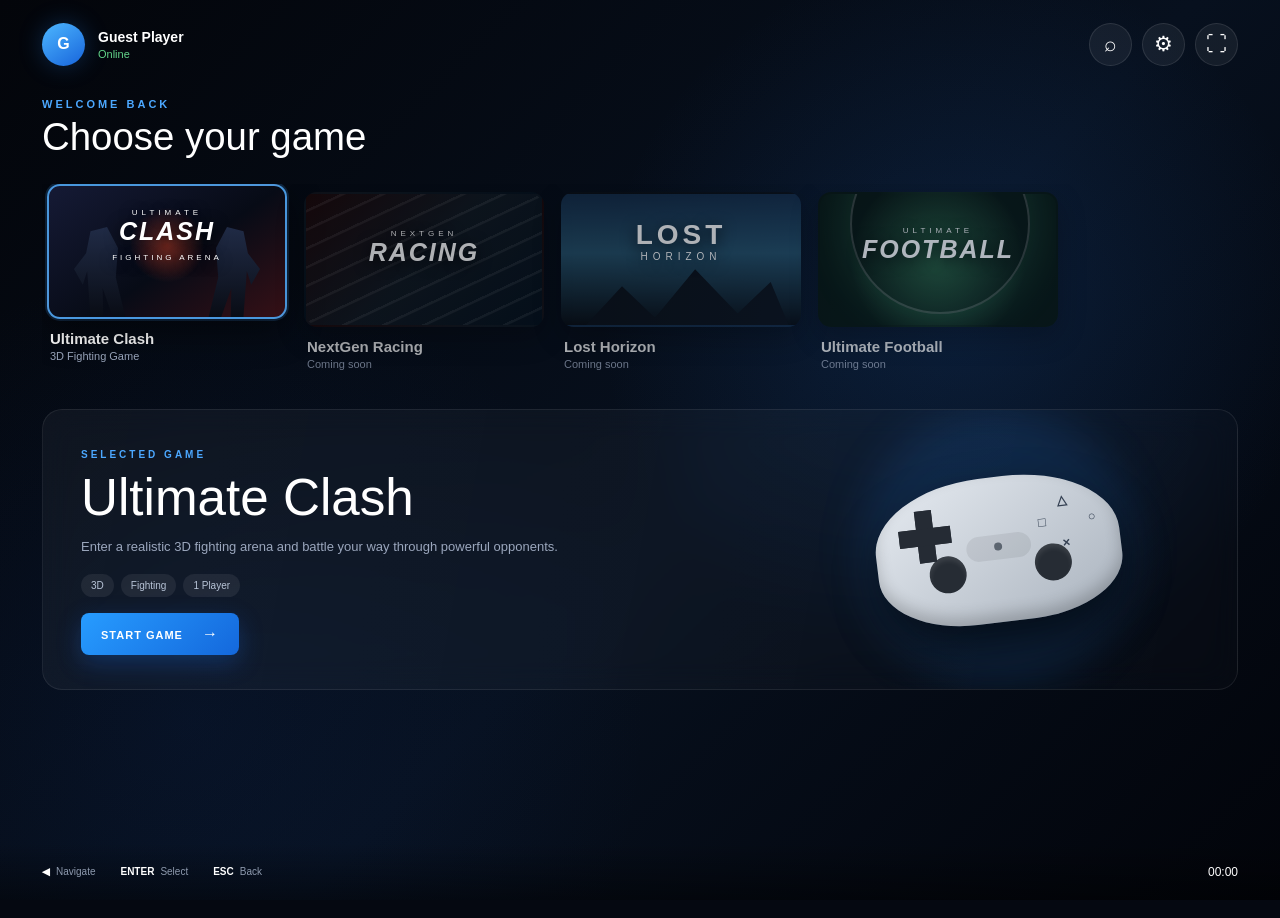
<file: index.html>
<!DOCTYPE html>
<html lang="en">
<head>
    <meta charset="UTF-8">
    <meta name="viewport" content="width=device-width, initial-scale=1.0">
    <title>NextGen Console</title>
    <link rel="stylesheet" href="style.css">
</head>

<body>

    <div class="console">

        <!-- TOP BAR -->
        <header class="topbar">

            <div class="profile">
                <div class="avatar">G</div>

                <div class="profileText">
                    <strong>Guest Player</strong>
                    <span>Online</span>
                </div>
            </div>

            <div class="topActions">
                <button id="searchBtn" title="Search">⌕</button>
                <button id="settingsBtn" title="Settings">⚙</button>
                <button id="fullscreenBtn" title="Fullscreen">⛶</button>
            </div>

        </header>


        <!-- MAIN HOME -->
        <main id="homeScreen">

            <section class="welcome">
                <p>WELCOME BACK</p>
                <h1>Choose your game</h1>
            </section>


            <!-- GAME CARDS -->
            <section class="gameArea">

                <button class="gameCard active"
                        data-game="fighter">

                    <div class="gameImage fighterImage">

                        <div class="fighterSilhouette left"></div>
                        <div class="fighterSilhouette right"></div>

                        <div class="gameLogo">
                            <small>ULTIMATE</small>
                            <strong>CLASH</strong>
                            <span>FIGHTING ARENA</span>
                        </div>

                    </div>

                    <div class="gameInfo">
                        <strong>Ultimate Clash</strong>
                        <span>3D Fighting Game</span>
                    </div>

                </button>


                <button class="gameCard"
                        data-game="racing">

                    <div class="gameImage racingImage">

                        <div class="speedLines"></div>

                        <div class="raceLogo">
                            <small>NEXTGEN</small>
                            <strong>RACING</strong>
                        </div>

                    </div>

                    <div class="gameInfo">
                        <strong>NextGen Racing</strong>
                        <span>Coming soon</span>
                    </div>

                </button>


                <button class="gameCard"
                        data-game="adventure">

                    <div class="gameImage adventureImage">

                        <div class="mountain"></div>

                        <div class="adventureLogo">
                            <strong>LOST</strong>
                            <span>HORIZON</span>
                        </div>

                    </div>

                    <div class="gameInfo">
                        <strong>Lost Horizon</strong>
                        <span>Coming soon</span>
                    </div>

                </button>


                <button class="gameCard"
                        data-game="football">

                    <div class="gameImage footballImage">

                        <div class="stadiumGlow"></div>

                        <div class="footballLogo">
                            <small>ULTIMATE</small>
                            <strong>FOOTBALL</strong>
                        </div>

                    </div>

                    <div class="gameInfo">
                        <strong>Ultimate Football</strong>
                        <span>Coming soon</span>
                    </div>

                </button>

            </section>


            <!-- SELECTED GAME -->
            <section class="selectedGame">

                <div class="selectedText">

                    <span class="eyebrow">
                        SELECTED GAME
                    </span>

                    <h2 id="selectedTitle">
                        Ultimate Clash
                    </h2>

                    <p id="selectedDescription">
                        Enter a realistic 3D fighting arena and battle
                        your way through powerful opponents.
                    </p>

                    <div class="gameTags">
                        <span>3D</span>
                        <span>Fighting</span>
                        <span>1 Player</span>
                    </div>

                    <button id="startGame" class="startButton">
                        START GAME
                        <span>→</span>
                    </button>

                </div>

                <div class="selectedVisual">

                    <div class="circleGlow"></div>

                    <div class="controller">
                        <div class="controllerBody">
                            <div class="stick stickLeft"></div>
                            <div class="stick stickRight"></div>

                            <div class="dpad">
                                <i></i>
                                <i></i>
                                <i></i>
                                <i></i>
                            </div>

                            <div class="buttons">
                                <b>△</b>
                                <b>○</b>
                                <b>×</b>
                                <b>□</b>
                            </div>

                            <div class="controllerCenter">
                                <span></span>
                            </div>
                        </div>
                    </div>

                </div>

            </section>

        </main>


        <!-- SEARCH PANEL -->
        <section id="searchPanel" class="overlay hidden">

            <div class="panel">

                <button class="closePanel" data-close="searchPanel">×</button>

                <h2>Search</h2>

                <input
                    id="searchInput"
                    type="text"
                    placeholder="Search games..."
                    autocomplete="off"
                >

                <div id="searchResults" class="searchResults"></div>

            </div>

        </section>


        <!-- SETTINGS PANEL -->
        <section id="settingsPanel" class="overlay hidden">

            <div class="panel settingsPanel">

                <button class="closePanel" data-close="settingsPanel">×</button>

                <h2>Settings</h2>

                <div class="settingRow">
                    <div>
                        <strong>Interface Theme</strong>
                        <span>Switch between console themes</span>
                    </div>

                    <button id="themeToggle" class="settingButton">
                        DARK
                    </button>
                </div>

                <div class="settingRow">
                    <div>
                        <strong>Animations</strong>
                        <span>Enable interface animations</span>
                    </div>

                    <button id="animationToggle" class="settingButton active">
                        ON
                    </button>
                </div>

                <div class="settingRow">
                    <div>
                        <strong>Sound Effects</strong>
                        <span>Interface sound effects</span>
                    </div>

                    <button id="soundToggle" class="settingButton active">
                        ON
                    </button>
                </div>

                <div class="settingRow">
                    <div>
                        <strong>Controls</strong>
                        <span>Arrow keys / WASD / Enter</span>
                    </div>

                    <span class="controlHint">
                        🎮
                    </span>
                </div>

            </div>

        </section>


        <!-- PROFILE PANEL -->
        <section id="profilePanel" class="overlay hidden">

            <div class="panel profilePanel">

                <button class="closePanel" data-close="profilePanel">×</button>

                <div class="largeAvatar">G</div>

                <h2>Guest Player</h2>

                <p class="onlineStatus">
                    ● Online
                </p>

                <div class="profileStats">

                    <div>
                        <strong>0</strong>
                        <span>Games Played</span>
                    </div>

                    <div>
                        <strong>0</strong>
                        <span>Achievements</span>
                    </div>

                    <div>
                        <strong>0h</strong>
                        <span>Play Time</span>
                    </div>

                </div>

            </div>

        </section>


        <!-- GAME START SCREEN -->
        <section id="gameLaunch" class="overlay hidden">

            <div class="launchScreen">

                <div class="launchLogo">
                    <small>ULTIMATE</small>
                    <strong>CLASH</strong>
                    <span>FIGHTING ARENA</span>
                </div>

                <p>
                    Preparing 3D Fighting Arena...
                </p>

                <div class="loadingBar">
                    <div id="loadingProgress"></div>
                </div>

                <span id="loadingText">
                    Loading 0%
                </span>

                <button id="cancelLaunch">
                    CANCEL
                </button>

            </div>

        </section>


        <!-- BOTTOM BAR -->
        <footer class="bottomBar">

            <div>
                <span>◀</span>
                <span>Navigate</span>
            </div>

            <div>
                <span>ENTER</span>
                <span>Select</span>
            </div>

            <div>
                <span>ESC</span>
                <span>Back</span>
            </div>

            <div class="clock" id="clock">
                00:00
            </div>

        </footer>

    </div>

    <script src="script.js"></script>

</body>
</html>
```
</file>
<file: style.css>
* {
    box-sizing: border-box;
    margin: 0;
    padding: 0;
}

:root {
    --bg: #050811;
    --panel: rgba(12, 19, 34, 0.92);
    --panel-light: rgba(255,255,255,0.08);
    --text: #ffffff;
    --muted: #9ba7bd;
    --blue: #4ca8ff;
    --blue2: #087fff;
    --border: rgba(255,255,255,0.1);
}

html,
body {
    width: 100%;
    height: 100%;
    overflow: hidden;
    font-family:
        -apple-system,
        BlinkMacSystemFont,
        "Segoe UI",
        Arial,
        sans-serif;
    background: var(--bg);
    color: var(--text);
}

button,
input {
    font: inherit;
}

button {
    border: 0;
    cursor: pointer;
    color: inherit;
}


/* =====================================================
   CONSOLE
===================================================== */

.console {
    width: 100%;
    height: 100vh;
    position: relative;
    overflow: hidden;
    background:
        radial-gradient(
            circle at 75% 35%,
            rgba(32, 100, 190, 0.18),
            transparent 32%
        ),
        radial-gradient(
            circle at 15% 80%,
            rgba(20, 60, 140, 0.12),
            transparent 35%
        ),
        linear-gradient(
            135deg,
            #03050a,
            #07101e 55%,
            #02040a
        );
}


/* =====================================================
   TOP BAR
===================================================== */

.topbar {
    height: 88px;
    display: flex;
    align-items: center;
    justify-content: space-between;
    padding: 0 42px;
    position: relative;
    z-index: 10;
}

.profile {
    display: flex;
    align-items: center;
    gap: 13px;
    cursor: pointer;
}

.avatar,
.largeAvatar {
    display: flex;
    justify-content: center;
    align-items: center;
    border-radius: 50%;
    background:
        linear-gradient(
            145deg,
            #4db7ff,
            #1764db
        );
    box-shadow:
        0 0 25px rgba(44, 142, 255, 0.25);
    font-weight: 800;
}

.avatar {
    width: 43px;
    height: 43px;
}

.profileText {
    display: flex;
    flex-direction: column;
}

.profileText strong {
    font-size: 14px;
}

.profileText span {
    color: #63d68b;
    font-size: 11px;
    margin-top: 3px;
}

.topActions {
    display: flex;
    gap: 10px;
}

.topActions button {
    width: 43px;
    height: 43px;
    border-radius: 50%;
    background: rgba(255,255,255,0.06);
    border: 1px solid var(--border);
    font-size: 21px;
    transition: 0.2s;
}

.topActions button:hover {
    background: rgba(255,255,255,0.14);
    transform: translateY(-2px);
}


/* =====================================================
   MAIN
===================================================== */

main {
    height: calc(100vh - 145px);
    padding: 10px 42px 30px;
    overflow: auto;
    scrollbar-width: none;
}

main::-webkit-scrollbar {
    display: none;
}

.welcome {
    margin-bottom: 25px;
}

.welcome p {
    color: var(--blue);
    letter-spacing: 3px;
    font-size: 11px;
    font-weight: 700;
    margin-bottom: 5px;
}

.welcome h1 {
    font-size: clamp(27px, 3vw, 43px);
    font-weight: 300;
}


/* =====================================================
   GAME CARDS
===================================================== */

.gameArea {
    display: flex;
    gap: 17px;
    overflow-x: auto;
    padding: 8px 5px 25px;
    scrollbar-width: none;
}

.gameArea::-webkit-scrollbar {
    display: none;
}

.gameCard {
    flex: 0 0 240px;
    background: transparent;
    text-align: left;
    border-radius: 14px;
    transition: 0.3s;
    opacity: 0.68;
}

.gameCard:hover,
.gameCard.active {
    opacity: 1;
    transform: translateY(-8px);
}

.gameCard.active .gameImage {
    border-color: rgba(84, 176, 255, 0.85);
    box-shadow:
        0 12px 35px rgba(0,0,0,0.45),
        0 0 0 2px rgba(68, 160, 255, 0.2);
}

.gameImage {
    height: 135px;
    border-radius: 13px;
    overflow: hidden;
    position: relative;
    border: 2px solid transparent;
    box-shadow: 0 10px 30px rgba(0,0,0,0.35);
}


/* FIGHTING */

.fighterImage {
    background:
        radial-gradient(
            circle at 50% 45%,
            rgba(255,80,45,0.45),
            transparent 27%
        ),
        linear-gradient(
            145deg,
            #151a35,
            #070b16 55%,
            #361016
        );
}

.fighterSilhouette {
    position: absolute;
    bottom: -15px;
    width: 55px;
    height: 105px;
    background: linear-gradient(#202b46, #05070c);
    clip-path: polygon(
        40% 0,
        70% 4%,
        78% 25%,
        100% 40%,
        84% 55%,
        76% 42%,
        68% 100%,
        46% 100%,
        48% 58%,
        20% 100%,
        0 100%,
        24% 48%,
        20% 20%
    );
}

.fighterSilhouette.left {
    left: 25px;
    transform: scaleX(-1);
}

.fighterSilhouette.right {
    right: 25px;
}

.gameLogo,
.raceLogo,
.adventureLogo,
.footballLogo {
    position: absolute;
    z-index: 3;
    text-align: center;
    width: 100%;
    top: 22px;
    text-shadow: 0 3px 15px #000;
}

.gameLogo small,
.raceLogo small,
.footballLogo small {
    display: block;
    letter-spacing: 4px;
    font-size: 8px;
}

.gameLogo strong,
.raceLogo strong,
.footballLogo strong {
    display: block;
    font-size: 25px;
    font-style: italic;
    letter-spacing: 2px;
}

.gameLogo span {
    font-size: 8px;
    letter-spacing: 3px;
}


/* RACING */

.racingImage {
    background:
        linear-gradient(
            135deg,
            #1d0808,
            #101820,
            #04101b
        );
}

.speedLines {
    position: absolute;
    inset: 0;
    background: repeating-linear-gradient(
        -25deg,
        transparent 0 14px,
        rgba(255,255,255,0.08) 15px 17px
    );
}

.raceLogo {
    top: 35px;
}


/* ADVENTURE */

.adventureImage {
    background:
        linear-gradient(
            180deg,
            #142c48,
            #244f68 45%,
            #080d13
        );
}

.mountain {
    position: absolute;
    bottom: -25px;
    left: 0;
    width: 100%;
    height: 85px;
    background: #0b1119;
    clip-path: polygon(
        0 100%,
        25% 25%,
        39% 62%,
        56% 5%,
        74% 57%,
        88% 20%,
        100% 100%
    );
}

.adventureLogo {
    top: 25px;
}

.adventureLogo strong {
    font-size: 28px;
    letter-spacing: 4px;
}

.adventureLogo span {
    display: block;
    font-size: 10px;
    letter-spacing: 5px;
}


/* FOOTBALL */

.footballImage {
    background:
        radial-gradient(
            circle at center,
            #285f3e,
            #07150e 65%
        );
}

.stadiumGlow {
    position: absolute;
    width: 180px;
    height: 180px;
    left: 30px;
    top: -60px;
    border-radius: 50%;
    border: 2px solid rgba(255,255,255,0.2);
    box-shadow: 0 0 50px rgba(100,255,170,0.2);
}

.footballLogo {
    top: 32px;
}


/* =====================================================
   CARD INFO
===================================================== */

.gameInfo {
    padding: 11px 3px;
    display: flex;
    flex-direction: column;
    gap: 3px;
}

.gameInfo strong {
    font-size: 15px;
}

.gameInfo span {
    color: var(--muted);
    font-size: 11px;
}


/* =====================================================
   SELECTED GAME
===================================================== */

.selectedGame {
    min-height: 250px;
    margin-top: 3px;
    border-radius: 20px;
    border: 1px solid rgba(255,255,255,0.08);
    background:
        linear-gradient(
            100deg,
            rgba(255,255,255,0.045),
            rgba(255,255,255,0.015)
        );
    backdrop-filter: blur(15px);
    display: flex;
    overflow: hidden;
    position: relative;
}

.selectedText {
    width: 60%;
    padding: 34px 38px;
    z-index: 2;
}

.eyebrow {
    font-size: 10px;
    letter-spacing: 3px;
    color: var(--blue);
    font-weight: 700;
}

.selectedText h2 {
    font-size: clamp(30px, 4vw, 54px);
    font-weight: 300;
    margin: 6px 0 10px;
}

.selectedText p {
    max-width: 620px;
    color: var(--muted);
    line-height: 1.6;
    font-size: 13px;
}

.gameTags {
    display: flex;
    gap: 7px;
    margin: 16px 0;
}

.gameTags span {
    padding: 6px 10px;
    border-radius: 20px;
    background: rgba(255,255,255,0.07);
    color: #b8c4d7;
    font-size: 10px;
}

.startButton {
    padding: 12px 20px;
    border-radius: 8px;
    background: linear-gradient(
        135deg,
        #279cff,
        #1468dc
    );
    font-weight: 800;
    font-size: 11px;
    letter-spacing: 1px;
    box-shadow: 0 8px 25px rgba(24,120,255,0.25);
    transition: 0.2s;
}

.startButton span {
    margin-left: 15px;
    font-size: 16px;
}

.startButton:hover {
    transform: translateY(-2px);
    box-shadow: 0 12px 30px rgba(24,120,255,0.4);
}


/* =====================================================
   CONTROLLER VISUAL
===================================================== */

.selectedVisual {
    flex: 1;
    position: relative;
    display: flex;
    align-items: center;
    justify-content: center;
}

.circleGlow {
    position: absolute;
    width: 280px;
    height: 280px;
    border-radius: 50%;
    background: rgba(38,139,255,0.12);
    filter: blur(20px);
}

.controller {
    position: relative;
    z-index: 2;
    transform: rotate(-7deg);
}

.controllerBody {
    width: 245px;
    height: 145px;
    background:
        linear-gradient(
            145deg,
            #e6ebf1,
            #aab3be
        );
    border-radius: 45% 45% 38% 38%;
    box-shadow:
        0 20px 40px rgba(0,0,0,0.55),
        inset 0 -8px 15px rgba(0,0,0,0.2);
    position: relative;
}

.stick {
    position: absolute;
    width: 37px;
    height: 37px;
    border-radius: 50%;
    background: #262c34;
    top: 73px;
    box-shadow: inset 0 4px 5px rgba(255,255,255,0.1);
}

.stickLeft {
    left: 51px;
}

.stickRight {
    right: 51px;
}

.dpad {
    position: absolute;
    left: 25px;
    top: 25px;
    width: 52px;
    height: 52px;
}

.dpad i {
    position: absolute;
    background: #252b34;
}

.dpad i:nth-child(1),
.dpad i:nth-child(3) {
    width: 17px;
    height: 52px;
    left: 18px;
}

.dpad i:nth-child(2),
.dpad i:nth-child(4) {
    height: 17px;
    width: 52px;
    top: 18px;
}

.buttons {
    position: absolute;
    right: 22px;
    top: 23px;
    width: 58px;
    height: 58px;
}

.buttons b {
    position: absolute;
    font-size: 13px;
    color: #344052;
}

.buttons b:nth-child(1) {
    left: 21px;
    top: 0;
}

.buttons b:nth-child(2) {
    right: 0;
    top: 20px;
}

.buttons b:nth-child(3) {
    left: 22px;
    bottom: 0;
}

.buttons b:nth-child(4) {
    left: 0;
    top: 20px;
}

.controllerCenter {
    position: absolute;
    left: 50%;
    top: 48%;
    transform: translate(-50%, -50%);
    width: 65px;
    height: 25px;
    border-radius: 20px;
    background: rgba(0,0,0,0.07);
}

.controllerCenter span {
    display: block;
    width: 8px;
    height: 8px;
    background: #5c6570;
    border-radius: 50%;
    margin: auto;
    margin-top: 8px;
}


/* =====================================================
   OVERLAYS
===================================================== */

.overlay {
    position: fixed;
    inset: 0;
    z-index: 100;
    background: rgba(0,0,0,0.68);
    backdrop-filter: blur(18px);
    display: flex;
    justify-content: center;
    align-items: center;
}

.hidden {
    display: none !important;
}

.panel {
    width: min(650px, calc(100% - 30px));
    max-height: 80vh;
    overflow: auto;
    background: var(--panel);
    border: 1px solid var(--border);
    border-radius: 20px;
    padding: 32px;
    box-shadow: 0 30px 80px rgba(0,0,0,0.6);
    position: relative;
}

.panel h2 {
    font-size: 30px;
    font-weight: 300;
    margin-bottom: 25px;
}

.closePanel {
    position: absolute;
    right: 18px;
    top: 15px;
    width: 35px;
    height: 35px;
    border-radius: 50%;
    background: rgba(255,255,255,0.07);
    font-size: 23px;
}

.closePanel:hover {
    background: rgba(255,255,255,0.15);
}


/* SEARCH */

#searchInput {
    width: 100%;
    padding: 15px 18px;
    border-radius: 10px;
    border: 1px solid var(--border);
    background: rgba(255,255,255,0.06);
    color: white;
    outline: none;
    margin-bottom: 18px;
}

.searchResults {
    display: grid;
    gap: 8px;
}

.searchResult {
    width: 100%;
    text-align: left;
    padding: 13px;
    border-radius: 10px;
    background: rgba(255,255,255,0.05);
    display: flex;
    align-items: center;
    gap: 12px;
}

.searchResult:hover {
    background: rgba(70,155,255,0.15);
}

.searchFlag {
    font-size: 25px;
}


/* SETTINGS */

.settingRow {
    min-height: 70px;
    border-top: 1px solid var(--border);
    display: flex;
    justify-content: space-between;
    align-items: center;
    gap: 20px;
}

.settingRow div {
    display: flex;
    flex-direction: column;
    gap: 5px;
}

.settingRow span {
    color: var(--muted);
    font-size: 11px;
}

.settingButton {
    min-width: 60px;
    padding: 8px 12px;
    border-radius: 20px;
    background: rgba(255,255,255,0.08);
    font-size: 10px;
    font-weight: 700;
}

.settingButton.active {
    background: var(--blue2);
}

.controlHint {
    font-size: 25px !important;
}


/* PROFILE */

.profilePanel {
    text-align: center;
}

.largeAvatar {
    width: 90px;
    height: 90px;
    font-size: 35px;
    margin: 10px auto 15px;
}

.profilePanel h2 {
    margin-bottom: 4px;
}

.onlineStatus {
    color: #62d98d;
    font-size: 12px;
}

.profileStats {
    display: flex;
    justify-content: center;
    gap: 50px;
    margin-top: 35px;
}

.profileStats div {
    display: flex;
    flex-direction: column;
    gap: 5px;
}

.profileStats strong {
    font-size: 23px;
}

.profileStats span {
    color: var(--muted);
    font-size: 10px;
}


/* =====================================================
   LAUNCH SCREEN
===================================================== */

.launchScreen {
    text-align: center;
    width: min(550px, 90%);
}

.launchLogo small {
    display: block;
    letter-spacing: 7px;
    font-size: 12px;
}

.launchLogo strong {
    display: block;
    font-size: clamp(55px, 10vw, 100px);
    font-style: italic;
    letter-spacing: -5px;
    background: linear-gradient(
        135deg,
        #fff,
        #56adff
    );
    -webkit-background-clip: text;
    color: transparent;
}

.launchLogo span {
    letter-spacing: 8px;
    font-size: 10px;
}

.launchScreen p {
    color: var(--muted);
    margin: 40px 0 18px;
}

.loadingBar {
    height: 5px;
    width: 100%;
    background: rgba(255,255,255,0.1);
    border-radius: 5px;
    overflow: hidden;
}

#loadingProgress {
    height: 100%;
    width: 0;
    background: #38a8ff;
    transition: width 0.15s;
}

#loadingText {
    display: block;
    margin-top: 10px;
    color: var(--muted);
    font-size: 11px;
}

#cancelLaunch {
    margin-top: 25px;
    padding: 9px 18px;
    border-radius: 8px;
    background: rgba(255,255,255,0.08);
    font-size: 11px;
}


/* =====================================================
   BOTTOM BAR
===================================================== */

.bottomBar {
    position: absolute;
    bottom: 0;
    left: 0;
    right: 0;
    height: 57px;
    padding: 0 42px;
    display: flex;
    align-items: center;
    gap: 25px;
    background: linear-gradient(
        transparent,
        rgba(0,0,0,0.45)
    );
    color: #8e9aae;
    font-size: 10px;
}

.bottomBar div:not(.clock) {
    display: flex;
    align-items: center;
    gap: 6px;
}

.bottomBar span:first-child {
    color: white;
    font-weight: 700;
}

.clock {
    margin-left: auto;
    color: white;
    font-size: 12px;
}


/* =====================================================
   LIGHT THEME
===================================================== */

body.light {
    --bg: #e9eef5;
    --panel: rgba(245,248,252,0.96);
    --text: #101621;
    --muted: #5f6b7b;
    --border: rgba(0,0,0,0.1);

    background: #e9eef5;
}

body.light .console {
    background:
        radial-gradient(
            circle at 75% 35%,
            rgba(80,150,240,0.2),
            transparent 32%
        ),
        linear-gradient(
            135deg,
            #e9eef5,
            #dce7f4
        );
}


/* =====================================================
   RESPONSIVE
===================================================== */

@media (max-width: 800px) {

    .topbar {
        padding: 0 20px;
    }

    main {
        padding-left: 20px;
        padding-right: 20px;
    }

    .bottomBar {
        padding: 0 20px;
    }

    .selectedGame {
        min-height: 300px;
    }

    .selectedText {
        width: 100%;
    }

    .selectedVisual {
        display: none;
    }

}

@media (max-width: 550px) {

    .profileText {
        display: none;
    }

    .topbar {
        height: 70px;
    }

    main {
        height: calc(100vh - 127px);
    }

    .gameCard {
        flex-basis: 200px;
    }

    .gameImage {
        height: 115px;
    }

    .selectedText {
        padding: 25px;
    }

    .bottomBar {
        gap: 12px;
        padding: 0 15px;
    }

    .bottomBar div:not(.clock) span:last-child {
        display: none;
    }

}
```
</file>
